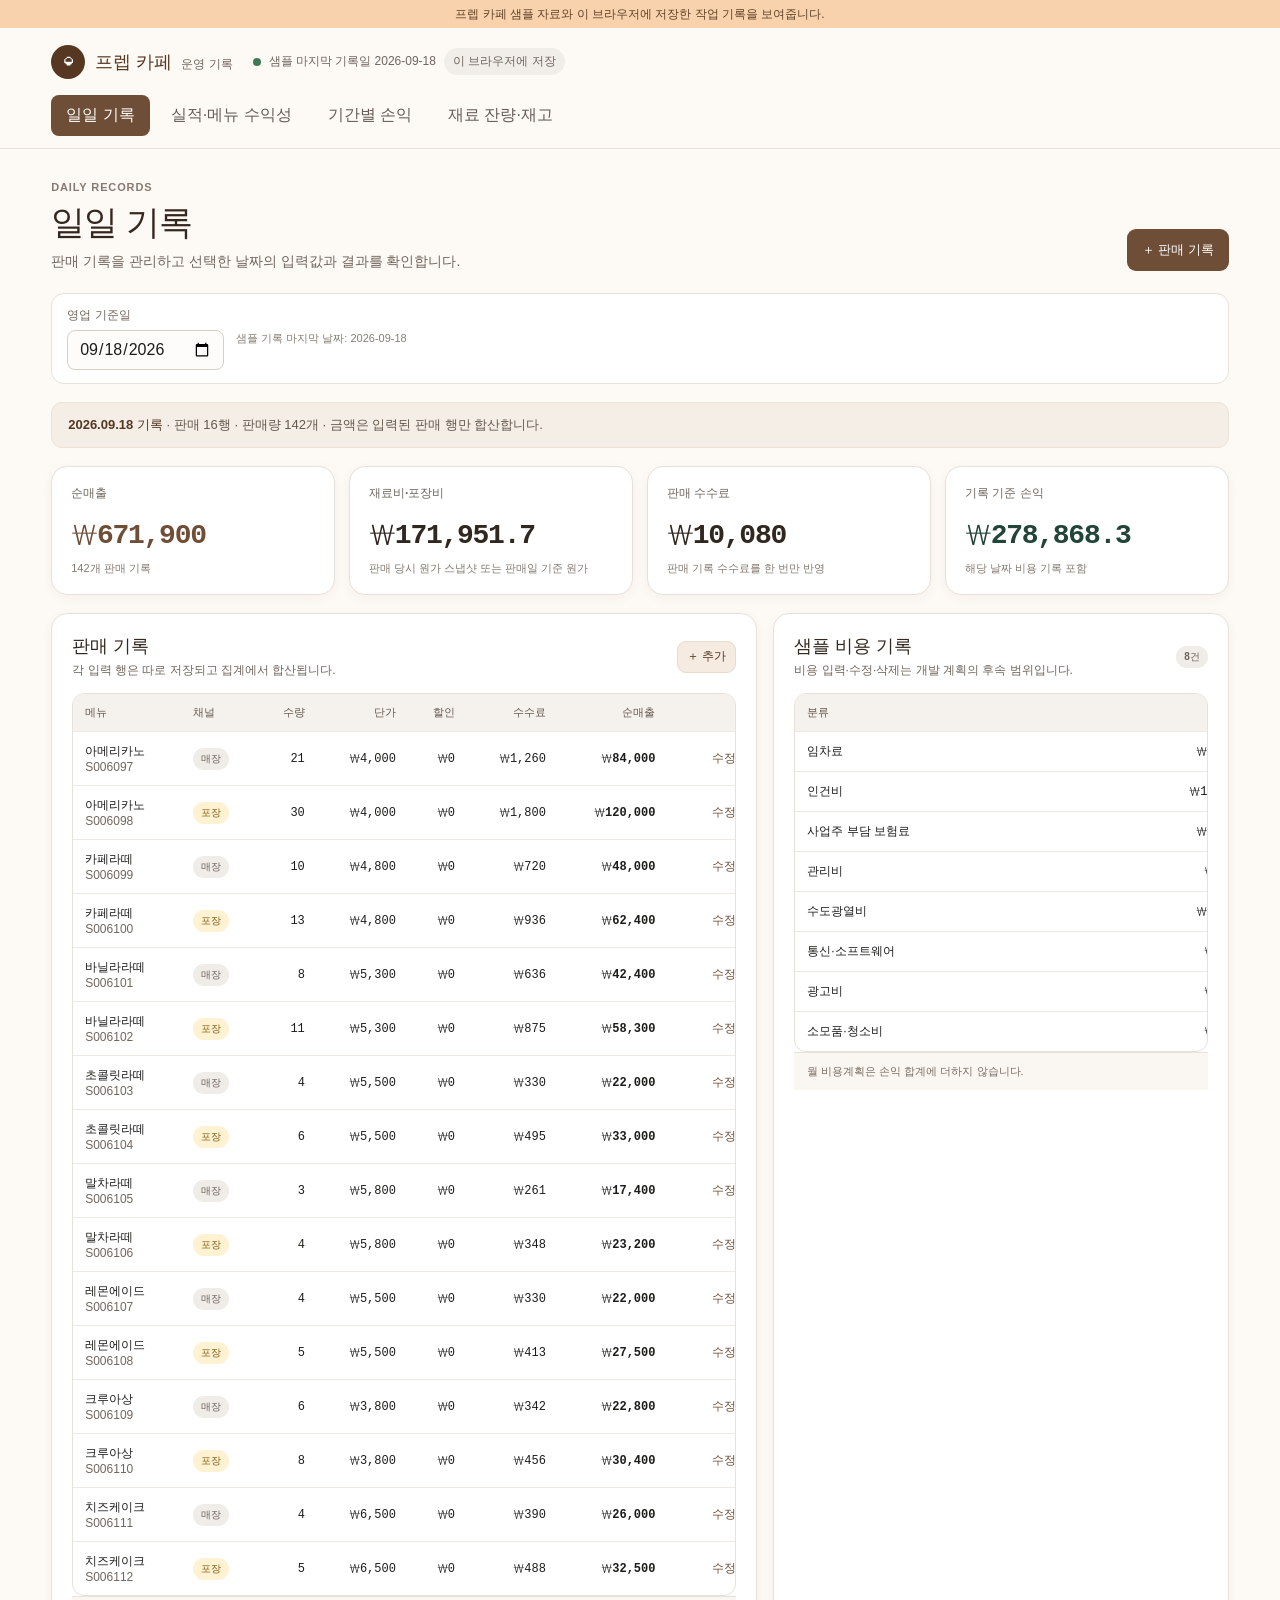
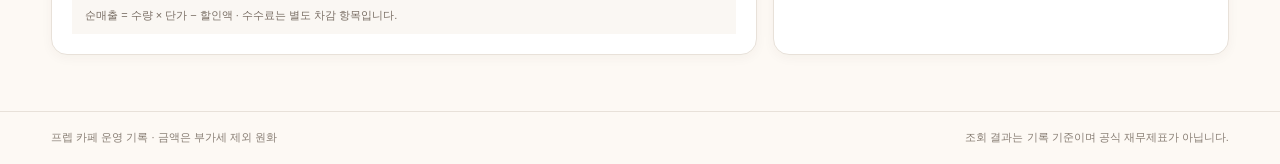
<file: index.html>
<!doctype html>
<html lang="ko">
  <head>
    <meta charset="utf-8">
    <meta name="viewport" content="width=device-width, initial-scale=1">
    <meta name="theme-color" content="#553722">
    <title>프렙 카페 운영 기록</title>
    <link rel="stylesheet" href="./styles.css">
    <script type="module" src="./src/app.mjs"></script>
  </head>
  <body>
    <div class="notice">프렙 카페 샘플 자료와 이 브라우저에 저장한 작업 기록을 보여줍니다.</div>
    <header class="app-header">
      <div class="brand-row">
        <a class="brand" href="#" data-page-link="daily"><span class="brand-mark">◒</span><span>프렙 카페 <small>운영 기록</small></span></a>
        <div class="header-meta"><span class="dot"></span><span id="as-of-label">샘플 기준일 확인 중</span><span class="local-save">이 브라우저에 저장</span></div>
        <button class="button primary mobile-add" data-action="new-sale">＋ 판매 기록</button>
      </div>
      <nav class="tabs" aria-label="주요 메뉴">
        <button class="tab active" data-page-link="daily">일일 기록</button>
        <button class="tab" data-page-link="performance">실적·메뉴 수익성</button>
        <button class="tab" data-page-link="profit">기간별 손익</button>
        <button class="tab" data-page-link="inventory">재료 잔량·재고</button>
      </nav>
    </header>
    <main id="app-main" class="page-shell" aria-live="polite">
      <div class="loading-card">샘플 자료를 불러오고 있습니다…</div>
    </main>
    <footer class="app-footer">
      <span>프렙 카페 운영 기록 · 금액은 부가세 제외 원화</span>
      <span>조회 결과는 기록 기준이며 공식 재무제표가 아닙니다.</span>
    </footer>
    <div id="modal-root"></div>
    <div id="toast-root" class="toast-root" aria-live="polite"></div>
  </body>
</html>
</file>
<file: styles.css>
:root{font-family:Manrope,"Malgun Gothic",sans-serif;color:#1c1c19;background:#fdf9f4;font-synthesis:none;text-rendering:optimizeLegibility;--canvas:#fdf9f4;--card:#fff;--ink:#1c1c19;--muted:#70665e;--line:#e8e1d9;--brown:#553722;--brown2:#6f4e37;--caramel:#f7eadc;--green:#234438;--green-soft:#e6f2ec;--red:#a6332c;--red-soft:#fff0ed;--amber:#895b17;--amber-soft:#fff4d9;--shadow:0 3px 12px rgba(75,48,29,.045)}
*{box-sizing:border-box}body{margin:0;min-width:320px;background:var(--canvas)}button,input,select{font:inherit}button{cursor:pointer}button:focus-visible,input:focus-visible,select:focus-visible{outline:3px solid #c99568;outline-offset:2px}
.notice{height:28px;background:#f7d2ad;color:#624326;text-align:center;font-size:12px;display:flex;align-items:center;justify-content:center;padding:0 12px}
.app-header{position:sticky;top:0;z-index:5;background:rgba(253,249,244,.96);backdrop-filter:blur(10px);border-bottom:1px solid var(--line);padding:0 clamp(16px,4vw,56px)}
.brand-row{height:67px;display:flex;align-items:center;gap:20px}.brand{display:flex;align-items:center;gap:10px;text-decoration:none;color:var(--brown);font-weight:800;font-size:18px;white-space:nowrap}.brand small{font-weight:500;font-size:12px;color:var(--muted);margin-left:4px}.brand-mark{width:34px;height:34px;border-radius:50%;background:var(--brown);color:white;display:grid;place-items:center;font-size:20px}
.header-meta{display:flex;align-items:center;gap:8px;color:var(--muted);font-size:12px}.dot{width:8px;height:8px;background:#3f7a57;border-radius:50%}.local-save{padding:5px 9px;background:#f1ede8;border-radius:99px}.mobile-add{margin-left:auto}.tabs{display:flex;gap:6px;overflow:auto;scrollbar-width:none;padding:0 0 12px}.tab{border:0;border-radius:8px;background:transparent;color:#655c55;padding:10px 15px;white-space:nowrap}.tab:hover{background:#f4eee7}.tab.active{background:var(--brown2);color:white;font-weight:700}
.page-shell{max-width:1440px;margin:0 auto;padding:28px clamp(16px,4vw,56px) 56px;min-height:calc(100vh - 178px)}.page-title-row{display:flex;align-items:flex-end;justify-content:space-between;gap:16px;margin:4px 0 22px}.eyebrow{text-transform:uppercase;letter-spacing:.08em;font:600 11px "Space Grotesk",sans-serif;color:#877a70;margin-bottom:7px}.page-title{font:600 clamp(25px,3vw,34px) "Space Grotesk","Malgun Gothic",sans-serif;letter-spacing:-.025em;color:#34271f;margin:0}.page-subtitle{margin:7px 0 0;color:var(--muted);font-size:14px}.action-row{display:flex;align-items:center;gap:9px;flex-wrap:wrap}.button{border:1px solid transparent;border-radius:9px;padding:10px 14px;min-height:42px;font-size:13px;font-weight:700;transition:background .15s,border-color .15s,transform .15s}.button:active{transform:translateY(1px)}.button.primary{color:white;background:var(--brown2)}.button.primary:hover{background:var(--brown)}.button.soft{background:#f5ebe1;color:var(--brown);border-color:#eadaca}.button.soft:hover{background:#eee1d3}.button.ghost{background:transparent;color:#655c55;border-color:var(--line)}.button.ghost:hover{background:#f5f1ec}.button.danger{background:#a6332c;color:white}.button.small{min-height:32px;padding:6px 9px;font-size:12px}.button:disabled{opacity:.5;cursor:not-allowed}
.surface{background:var(--card);border:1px solid var(--line);border-radius:16px;box-shadow:var(--shadow)}.surface-pad{padding:20px}.controls{display:flex;align-items:center;gap:12px;flex-wrap:wrap;background:#fff;border:1px solid var(--line);border-radius:13px;padding:13px 15px;margin-bottom:18px}.control-label{font-size:12px;font-weight:700;color:#71665e}.field{display:flex;flex-direction:column;gap:6px;min-width:0}.field label{font-size:12px;font-weight:700;color:#64594f}.field input,.field select,.controls input,.controls select{border:1px solid #d8d0c7;background:#fdfcfb;border-radius:8px;color:var(--ink);min-height:42px;padding:9px 11px}.controls input,.controls select{min-height:38px}.input-date{min-width:158px}.helper{font-size:11px;color:#877d73}.error-text{color:#a6332c;font-size:12px;font-weight:700}
.notice-card{padding:13px 16px;border-radius:11px;background:#f4eee7;color:#65594e;font-size:13px;margin-bottom:18px;border:1px solid #eee2d6}.notice-card strong{color:var(--brown)}.notice-card.warning{background:var(--amber-soft);border-color:#f5e1a7;color:#684914}.notice-card.success{background:var(--green-soft);border-color:#d1e7d8;color:#31583d}
.kpi-grid{display:grid;grid-template-columns:repeat(4,minmax(0,1fr));gap:14px;margin-bottom:18px}.kpi{padding:18px 19px;min-height:118px}.kpi-label{font-size:12px;color:var(--muted);font-weight:700}.kpi-value{font:600 clamp(21px,2.5vw,28px) "DM Mono",monospace;letter-spacing:-.045em;margin-top:13px;color:#30271f;white-space:nowrap}.kpi-note{font-size:11px;color:#847a71;margin-top:8px}.kpi.good .kpi-value{color:var(--green)}.kpi.warm .kpi-value{color:var(--brown2)}.kpi.warn .kpi-value{color:var(--red)}.section-heading{display:flex;align-items:center;justify-content:space-between;gap:12px;margin:0 0 14px}.section-heading h2{font-size:18px;margin:0;color:#34271f}.section-heading p{margin:4px 0 0;color:var(--muted);font-size:12px}.two-col{display:grid;grid-template-columns:minmax(0,1.55fr) minmax(300px,1fr);gap:16px}.stack{display:grid;gap:16px}.table-wrap{overflow:auto;border-radius:12px;border:1px solid var(--line)}table{width:100%;border-collapse:collapse;font-size:12px;min-width:720px}th{background:#f5f1ec;color:#635950;text-align:left;font-size:11px;font-weight:700;padding:11px 12px;white-space:nowrap}td{padding:11px 12px;border-top:1px solid #eee9e3;vertical-align:middle}td.numeric,th.numeric{text-align:right;font-family:"DM Mono",monospace;font-variant-numeric:tabular-nums;white-space:nowrap}tbody tr:hover{background:#fdfaf6}.table-actions{display:flex;gap:6px;justify-content:flex-end}.link-button{border:0;background:transparent;color:var(--brown2);font-size:12px;font-weight:700;padding:5px}.muted{color:var(--muted)}.pill{display:inline-flex;align-items:center;border-radius:99px;padding:4px 8px;font-size:10px;font-weight:800;white-space:nowrap}.pill.green{color:#28623e;background:#e4f2e8}.pill.amber{color:#875b16;background:#fff2d2}.pill.red{color:#972d25;background:#ffeae6}.pill.gray{color:#6c625a;background:#f0ece7}.empty-state{padding:30px 18px;text-align:center;color:var(--muted);font-size:13px}.empty-state strong{display:block;color:#47382e;font-size:15px;margin-bottom:7px}.split-heading{display:flex;justify-content:space-between;align-items:center;gap:12px}.data-note{font-size:11px;color:#877d73}.profit-total{font-weight:800;color:var(--green)}.profit-negative{font-weight:800;color:var(--red)}.formula{font:12px "DM Mono",monospace;color:#6e6259;background:#f7f3ee;padding:11px 13px;border-radius:9px;line-height:1.7}
.modal-backdrop{position:fixed;inset:0;background:rgba(29,23,18,.42);z-index:20;display:grid;place-items:center;padding:16px}.modal{width:min(100%,560px);max-height:min(88vh,800px);overflow:auto;background:#fff;border-radius:18px;box-shadow:0 16px 44px rgba(34,22,12,.24)}.modal-head{position:sticky;top:0;background:#fff;padding:19px 21px 14px;border-bottom:1px solid var(--line);display:flex;justify-content:space-between;align-items:flex-start;z-index:1}.modal-head h2{font-size:20px;margin:0;color:#34271f}.modal-head p{font-size:12px;color:var(--muted);margin:6px 0 0}.close-button{border:0;background:#f5f1ec;border-radius:50%;width:34px;height:34px;font-size:18px;color:#62574e}.modal-body{padding:18px 21px;display:grid;gap:14px}.form-grid{display:grid;grid-template-columns:1fr 1fr;gap:12px}.form-grid .span-2{grid-column:1 / -1}.preview-box{border-radius:10px;background:#f5f1ec;padding:12px 14px;color:#554b42;font-size:12px;display:flex;justify-content:space-between;gap:10px}.preview-box strong{font:600 14px "DM Mono",monospace;color:var(--brown)}.modal-error{display:none;background:var(--red-soft);border:1px solid #f5d5cf;border-radius:8px;padding:10px 12px;color:#96342c;font-size:12px}.modal-error.visible{display:block}.modal-foot{display:flex;justify-content:flex-end;gap:9px;padding:13px 21px 20px;border-top:1px solid var(--line)}.toast-root{position:fixed;right:18px;bottom:18px;z-index:40;display:grid;gap:8px}.toast{background:#30271f;color:#fff;border-radius:10px;padding:12px 16px;box-shadow:var(--shadow);font-size:13px;max-width:min(90vw,400px)}.toast.error{background:#9a3029}.loading-card{padding:32px;border-radius:14px;background:#fff;border:1px solid var(--line);color:var(--muted)}
.bar-list{display:grid;gap:12px}.bar-row{display:grid;grid-template-columns:minmax(105px,1fr) 2fr minmax(90px,auto);align-items:center;gap:12px;font-size:12px}.bar-track{height:8px;border-radius:99px;background:#eee8e1;overflow:hidden}.bar-fill{height:100%;border-radius:99px;background:#8e6849}.bar-fill.green{background:#4a795b}.menu-name{font-weight:700;color:#46372d}.stock-number{font:500 14px "DM Mono",monospace}.stock-row-low{color:#9a3029}.table-footnote{padding:11px 13px;background:#faf7f3;border-top:1px solid var(--line);font-size:11px;color:#786d63}.mobile-add{display:none}.inventory-toolbar{display:flex;align-items:center;justify-content:space-between;gap:12px;margin:0 0 16px}.stat-inline{display:flex;gap:10px;flex-wrap:wrap}.stat-inline span{border:1px solid var(--line);background:white;border-radius:8px;padding:8px 10px;color:#65594e;font-size:11px}
.app-footer{max-width:1440px;margin:0 auto;padding:18px clamp(16px,4vw,56px) 24px;display:flex;justify-content:space-between;gap:14px;color:#887e74;font-size:11px;border-top:1px solid var(--line)}
@media(max-width:920px){.kpi-grid{grid-template-columns:repeat(2,minmax(0,1fr))}.two-col{grid-template-columns:1fr}.page-shell{padding-top:22px}.app-header{padding-inline:20px}}
@media(max-width:600px){.notice{font-size:10px;height:auto;min-height:26px}.brand-row{height:60px;gap:10px}.brand{font-size:16px}.brand small{display:none}.header-meta{margin-left:auto;font-size:10px}.local-save{display:none}.mobile-add{display:block;padding:8px 10px;font-size:11px;min-height:36px}.tabs{margin-inline:-4px;padding-bottom:9px}.tab{font-size:11px;padding:9px 10px}.page-shell{padding:19px 14px 36px}.page-title-row{display:block;margin:3px 0 16px}.page-title-row>.action-row{margin-top:12px}.page-title{font-size:25px}.page-subtitle{font-size:12px}.controls{padding:11px;gap:9px}.controls .control-label{width:100%}.controls input,.controls select{flex:1}.kpi-grid{gap:9px}.kpi{padding:14px;min-height:104px}.kpi-label{font-size:11px}.kpi-value{font-size:19px;margin-top:12px}.kpi-note{font-size:10px}.surface-pad{padding:15px}.section-heading h2{font-size:16px}.form-grid{grid-template-columns:1fr}.form-grid .span-2{grid-column:auto}.modal-backdrop{padding:0;align-items:end}.modal{max-height:92vh;border-radius:20px 20px 0 0}.modal-body{padding:15px}.modal-head{padding:17px 16px 12px}.modal-foot{padding:12px 16px 18px}.app-footer{display:grid;padding:16px 14px;gap:6px}.inventory-toolbar{align-items:flex-start;flex-direction:column}.bar-row{grid-template-columns:minmax(95px,1fr) 1.2fr auto;gap:8px}.table-wrap{margin-inline:-2px}table{min-width:680px}.action-row .button{flex:1}.toast-root{left:12px;right:12px;bottom:12px}.toast{max-width:none}.two-col{gap:12px}}
.surface{min-width:0}.two-col{min-width:0}.table-wrap{max-width:100%;min-width:0}body{min-width:0}
@media(max-width:420px){.header-meta #as-of-label{display:none}.header-meta{margin-left:auto}.mobile-add{white-space:nowrap;min-width:80px}.page-title-row>.action-row{width:100%}}
@media(max-width:360px){.header-meta{display:none}.mobile-add{font-size:0;width:38px;min-width:38px;padding:7px}.mobile-add::after{content:"＋";font-size:16px}}
</file>
